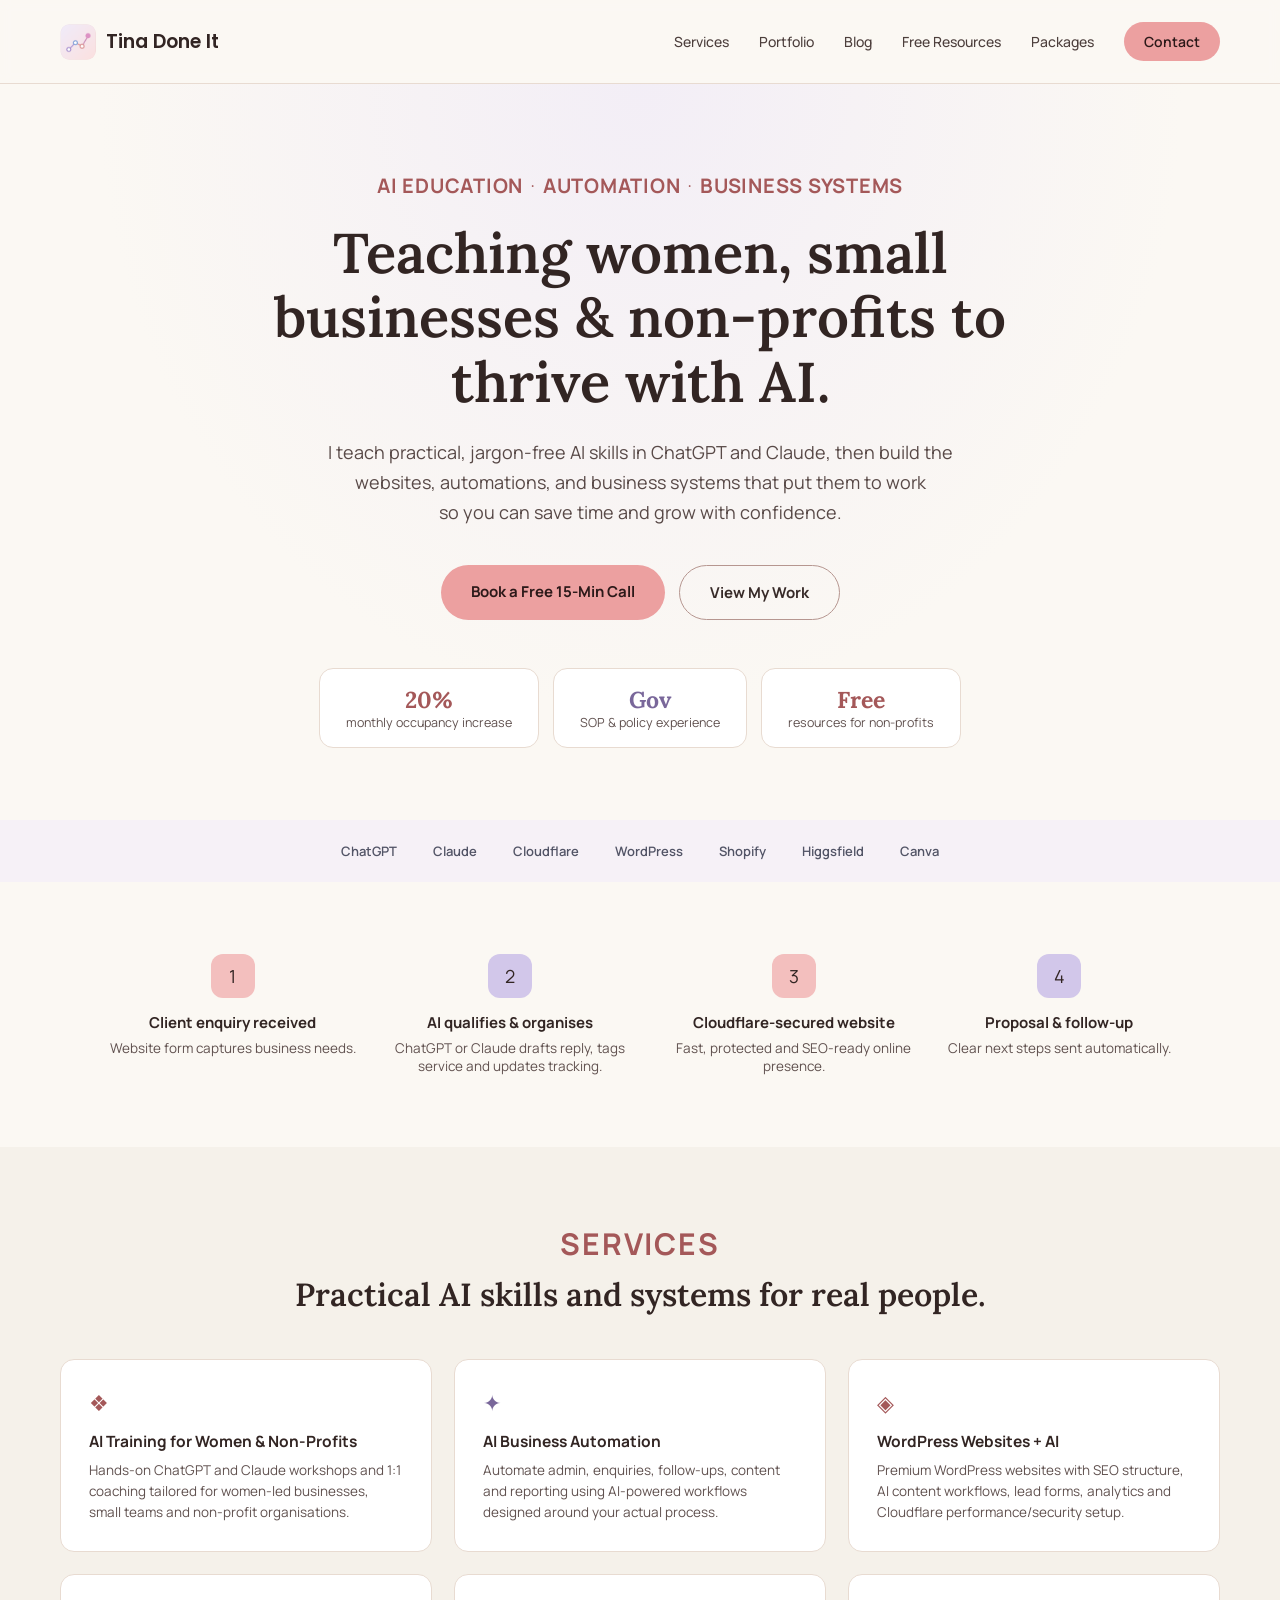
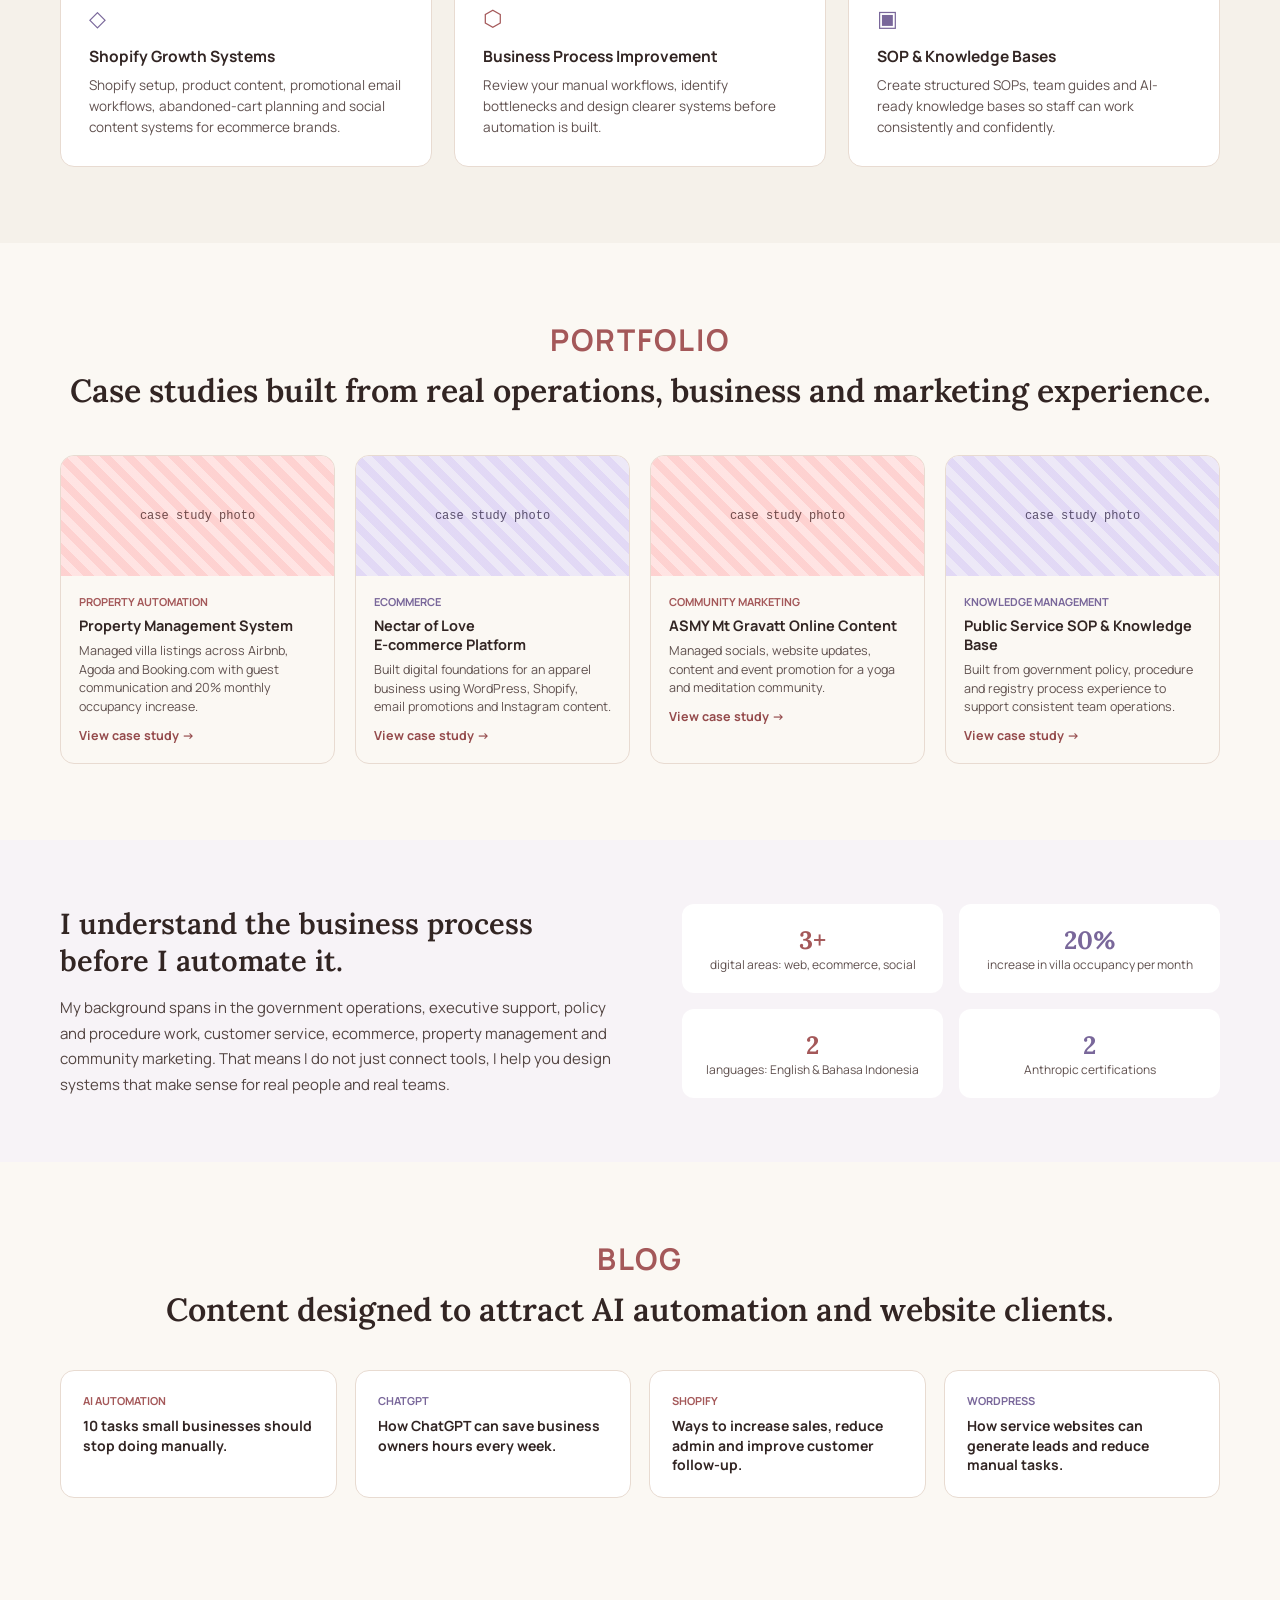
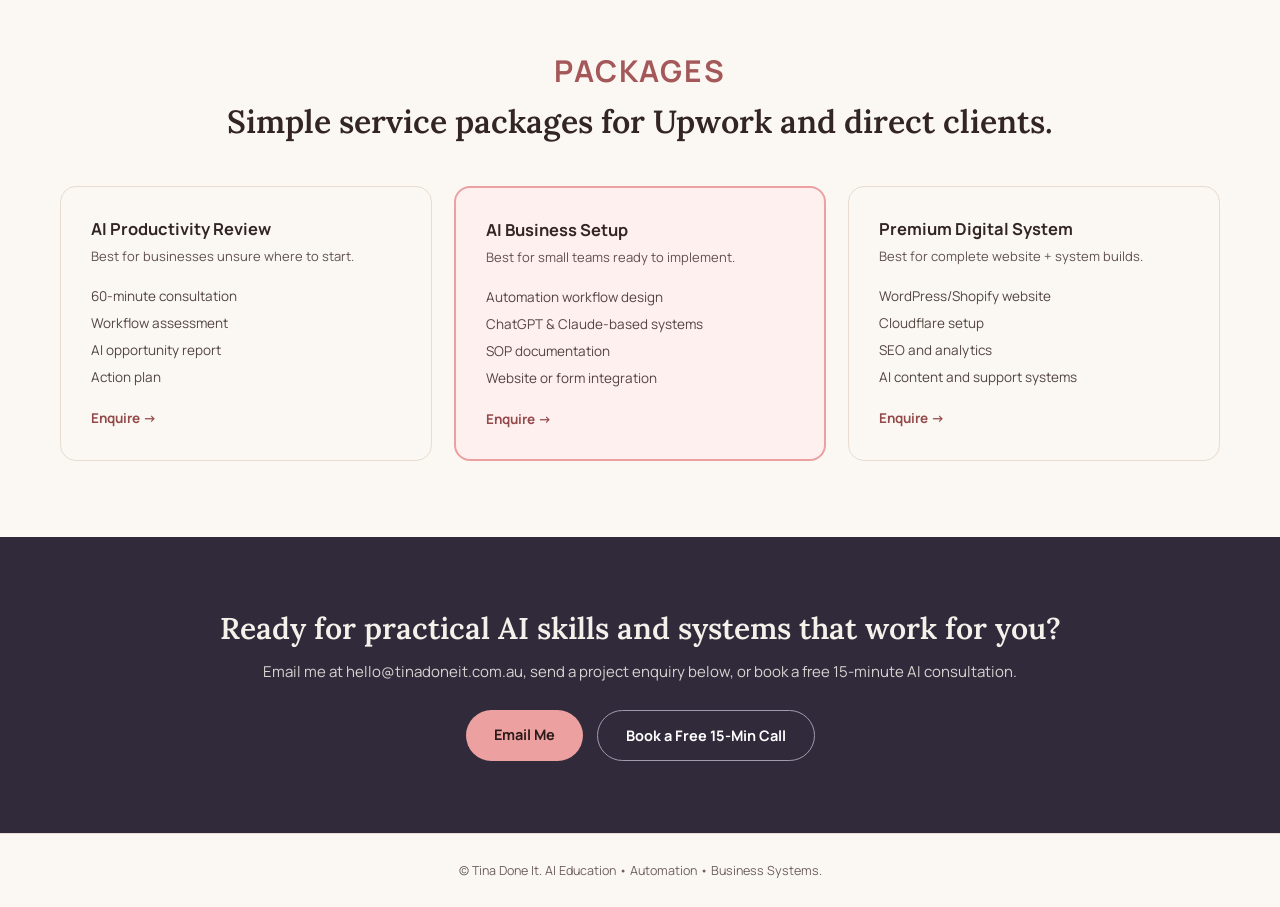
<file: index.html>
<!DOCTYPE html>
<html lang="en">
<head>
<meta charset="utf-8">
<meta name="viewport" content="width=device-width, initial-scale=1">
<title>Tina Done It — AI Education, Automation &amp; Business Systems</title>
<meta name="description" content="I teach practical, jargon-free AI skills in ChatGPT and Claude, then build the websites, automations, and business systems that put them to work.">
<link rel="icon" href="/favicon.ico" sizes="any">
<link rel="icon" type="image/png" sizes="32x32" href="/assets/favicon-32x32.png">
<link rel="icon" type="image/png" sizes="16x16" href="/assets/favicon-16x16.png">
<link rel="apple-touch-icon" sizes="180x180" href="/assets/apple-touch-icon.png">
<link rel="manifest" href="/assets/site.webmanifest">
<link rel="preconnect" href="https://fonts.googleapis.com">
<link rel="preconnect" href="https://fonts.gstatic.com" crossorigin>
<link href="https://fonts.googleapis.com/css2?family=Lora:ital,wght@0,500;0,600;0,700;1,500&family=Manrope:wght@400;500;600;700;800&family=Poppins:wght@600&display=swap" rel="stylesheet">
<style>
body{margin:0;background:#f0eee9}
a{color:oklch(50% 0.1 20);text-decoration:none}
a:hover{color:oklch(40% 0.11 20)}
</style>
</head>
<body>
<div style="background:oklch(98% 0.008 80);font-family:Manrope,system-ui,sans-serif;color:oklch(28% 0.02 30)">

<div style="display:flex;align-items:center;justify-content:space-between;padding:22px 60px;border-bottom:1px solid oklch(90% 0.02 60);position:sticky;top:0;background:oklch(98% 0.008 80 / .92);backdrop-filter:blur(6px);z-index:10">
<div style="display:flex;align-items:center;gap:10px">
<img src="assets/logo-icon.png" alt="Tina Done It" style="width:36px;height:36px;border-radius:9px;object-fit:cover;display:block">
<span style="font-family: Poppins; font-weight: 600; font-size: 19px">Tina Done It</span>
</div>
<div style="display:flex;align-items:center;gap:30px;font-size:14px;font-weight:500;color:oklch(38% 0.02 30)">
<a href="#services" style="color:inherit">Services</a><a href="#portfolio" style="color:inherit">Portfolio</a><a href="#blog" style="color:inherit">Blog</a><a href="free-resources.html" style="color:inherit">Free Resources</a><a href="#pricing" style="color:inherit">Packages</a>
<a href="#contact" style="padding:10px 20px;border-radius:999px;background:oklch(78% 0.09 20);color:oklch(24% 0.03 20);font-weight:600">Contact</a>
</div>
</div>

<div style="padding:88px 60px 72px;text-align:center;background:radial-gradient(ellipse at top, oklch(93% 0.03 300 / .5), transparent 60%)">
<div style="display:inline-flex;gap:8px;align-items:center;font-size:12.5px;font-weight:700;letter-spacing:.06em;text-transform:uppercase;color:oklch(55% 0.1 20);margin-bottom:22px">
<span style="font-size: 20px">AI Education</span><span>·</span><span style="font-size: 20px">Automation</span><span>·</span><span style="font-size: 20px">Business Systems</span>
</div>
<h1 style="font-family:Lora,serif;font-weight:600;font-size:56px;line-height:1.15;margin:0 auto 24px;max-width:820px">Teaching women, small businesses &amp; non-profits to thrive with AI.</h1>
<p style="font-size:18px;line-height:1.65;color:oklch(42% 0.02 30);max-width:640px;margin:0 auto 38px">I teach practical, jargon-free AI skills in ChatGPT and Claude, then build the websites, automations, and business systems that put them to work<br>so you can save time and grow with confidence.</p>
<div style="display:flex;gap:14px;justify-content:center;margin-bottom:48px">
<a href="#contact" style="padding:16px 30px;border-radius:999px;background:oklch(78% 0.09 20);color:oklch(24% 0.03 20);font-weight:700;font-size:15px">Book a Free 15-Min Call</a>
<a href="#portfolio" style="padding:16px 30px;border-radius:999px;border:1.5px solid oklch(70% 0.04 30);color:oklch(30% 0.02 30);font-weight:700;font-size:15px">View My Work</a>
</div>
<div style="display:flex;gap:14px;justify-content:center;flex-wrap:wrap">
<div style="background:#fff;border:1px solid oklch(90% 0.02 60);border-radius:14px;padding:16px 26px"><div style="font-family:Lora,serif;font-size:23px;font-weight:700;color:oklch(55% 0.1 20)">20%</div><div style="font-size:12.5px;color:oklch(45% 0.02 30)">monthly occupancy increase</div></div>
<div style="background:#fff;border:1px solid oklch(90% 0.02 60);border-radius:14px;padding:16px 26px"><div style="font-family:Lora,serif;font-size:23px;font-weight:700;color:oklch(55% 0.08 300)">Gov</div><div style="font-size:12.5px;color:oklch(45% 0.02 30)">SOP &amp; policy experience</div></div>
<div style="background:#fff;border:1px solid oklch(90% 0.02 60);border-radius:14px;padding:16px 26px"><div style="font-family:Lora,serif;font-size:23px;font-weight:700;color:oklch(55% 0.1 20)">Free</div><div style="font-size:12.5px;color:oklch(45% 0.02 30)">resources for non-profits</div></div>
</div>
</div>

<div style="padding:22px 60px;background:oklch(94% 0.03 300 / .4);display:flex;justify-content:center;gap:36px;flex-wrap:wrap;font-size:13px;font-weight:600;color:oklch(45% 0.03 280)">
<span>ChatGPT</span><span>Claude</span><span>Cloudflare</span><span>WordPress</span><span>Shopify</span><span>Higgsfield</span><span>Canva</span>
</div>

<div style="padding:72px 60px;display:flex;gap:24px;justify-content:center;flex-wrap:wrap">
<div style="text-align:center;max-width:260px"><div style="width:44px;height:44px;border-radius:12px;background:oklch(85% 0.06 20);display:flex;align-items:center;justify-content:center;font-size:18px;margin:0 auto 14px">1</div><div style="font-weight:700;font-size:15px;margin-bottom:6px">Client enquiry received</div><div style="font-size:13.5px;color:oklch(45% 0.02 30)">Website form captures business needs.</div></div>
<div style="text-align:center;max-width:260px"><div style="width:44px;height:44px;border-radius:12px;background:oklch(85% 0.05 300);display:flex;align-items:center;justify-content:center;font-size:18px;margin:0 auto 14px">2</div><div style="font-weight:700;font-size:15px;margin-bottom:6px">AI qualifies &amp; organises</div><div style="font-size:13.5px;color:oklch(45% 0.02 30)">ChatGPT or Claude drafts reply, tags service and updates tracking.</div></div>
<div style="text-align:center;max-width:260px"><div style="width:44px;height:44px;border-radius:12px;background:oklch(85% 0.06 20);display:flex;align-items:center;justify-content:center;font-size:18px;margin:0 auto 14px">3</div><div style="font-weight:700;font-size:15px;margin-bottom:6px">Cloudflare-secured website</div><div style="font-size:13.5px;color:oklch(45% 0.02 30)">Fast, protected and SEO-ready online presence.</div></div>
<div style="text-align:center;max-width:260px"><div style="width:44px;height:44px;border-radius:12px;background:oklch(85% 0.05 300);display:flex;align-items:center;justify-content:center;font-size:18px;margin:0 auto 14px">4</div><div style="font-weight:700;font-size:15px;margin-bottom:6px">Proposal &amp; follow-up</div><div style="font-size:13.5px;color:oklch(45% 0.02 30)">Clear next steps sent automatically.</div></div>
</div>

<div id="services" style="padding:76px 60px;background:oklch(96% 0.01 80);scroll-margin-top:80px">
<div style="text-align:center;margin-bottom:44px"><div style="font-size: 30px; font-weight: 700; letter-spacing: .06em; text-transform: uppercase; color: oklch(55% 0.1 20); margin-bottom: 10px">Services</div><h2 style="font-family:Lora,serif;font-weight:600;font-size:32px;margin:0">Practical AI skills and systems for real people.</h2></div>
<div style="display:grid;grid-template-columns:repeat(3,1fr);gap:22px;max-width:1200px;margin:0 auto">
<div style="background:#fff;border-radius:14px;padding:28px;border:1px solid oklch(90% 0.02 60)"><div style="font-size:22px;color:oklch(55% 0.1 20);margin-bottom:12px">❖</div><div style="font-weight:700;font-size:15.5px;margin-bottom:8px">AI Training for Women &amp; Non-Profits</div><div style="font-size:13.5px;color:oklch(45% 0.02 30);line-height:1.55">Hands-on ChatGPT and Claude workshops and 1:1 coaching tailored for women-led businesses, small teams and non-profit organisations.</div></div>
<div style="background:#fff;border-radius:14px;padding:28px;border:1px solid oklch(90% 0.02 60)"><div style="font-size:22px;color:oklch(55% 0.08 300);margin-bottom:12px">✦</div><div style="font-weight:700;font-size:15.5px;margin-bottom:8px">AI Business Automation</div><div style="font-size:13.5px;color:oklch(45% 0.02 30);line-height:1.55">Automate admin, enquiries, follow-ups, content and reporting using AI-powered workflows designed around your actual process.</div></div>
<div style="background:#fff;border-radius:14px;padding:28px;border:1px solid oklch(90% 0.02 60)"><div style="font-size:22px;color:oklch(55% 0.1 20);margin-bottom:12px">◈</div><div style="font-weight:700;font-size:15.5px;margin-bottom:8px">WordPress Websites + AI</div><div style="font-size:13.5px;color:oklch(45% 0.02 30);line-height:1.55">Premium WordPress websites with SEO structure, AI content workflows, lead forms, analytics and Cloudflare performance/security setup.</div></div>
<div style="background:#fff;border-radius:14px;padding:28px;border:1px solid oklch(90% 0.02 60)"><div style="font-size:22px;color:oklch(55% 0.08 300);margin-bottom:12px">◇</div><div style="font-weight:700;font-size:15.5px;margin-bottom:8px">Shopify Growth Systems</div><div style="font-size:13.5px;color:oklch(45% 0.02 30);line-height:1.55">Shopify setup, product content, promotional email workflows, abandoned-cart planning and social content systems for ecommerce brands.</div></div>
<div style="background:#fff;border-radius:14px;padding:28px;border:1px solid oklch(90% 0.02 60)"><div style="font-size:22px;color:oklch(55% 0.1 20);margin-bottom:12px">⬡</div><div style="font-weight:700;font-size:15.5px;margin-bottom:8px">Business Process Improvement</div><div style="font-size:13.5px;color:oklch(45% 0.02 30);line-height:1.55">Review your manual workflows, identify bottlenecks and design clearer systems before automation is built.</div></div>
<div style="background:#fff;border-radius:14px;padding:28px;border:1px solid oklch(90% 0.02 60)"><div style="font-size:22px;color:oklch(55% 0.08 300);margin-bottom:12px">▣</div><div style="font-weight:700;font-size:15.5px;margin-bottom:8px">SOP &amp; Knowledge Bases</div><div style="font-size:13.5px;color:oklch(45% 0.02 30);line-height:1.55">Create structured SOPs, team guides and AI-ready knowledge bases so staff can work consistently and confidently.</div></div>
</div>
</div>

<div id="portfolio" style="padding:76px 60px;scroll-margin-top:80px">
<div style="text-align:center;margin-bottom:44px"><div style="font-size: 30px; font-weight: 700; letter-spacing: .06em; text-transform: uppercase; color: oklch(55% 0.1 20); margin-bottom: 10px">Portfolio</div><h2 style="font-family:Lora,serif;font-weight:600;font-size:32px;margin:0">Case studies built from real operations, business and marketing experience.</h2></div>
<div style="display:grid;grid-template-columns:repeat(4,1fr);gap:20px;max-width:1200px;margin:0 auto">
<div style="border-radius:14px;overflow:hidden;border:1px solid oklch(90% 0.02 60)"><div style="height:120px;background:repeating-linear-gradient(45deg, oklch(90% 0.05 20), oklch(90% 0.05 20) 8px, oklch(94% 0.03 20) 8px, oklch(94% 0.03 20) 16px);display:flex;align-items:center;justify-content:center;font:12px ui-monospace,monospace;color:oklch(45% 0.05 20)">case study photo</div><div style="padding:18px"><div style="font-size:11px;font-weight:700;color:oklch(55% 0.1 20);text-transform:uppercase;margin-bottom:7px">Property Automation</div><div style="font-weight:700;font-size:14.5px;margin-bottom:7px">Property Management System</div><div style="font-size:12.5px;color:oklch(45% 0.02 30);line-height:1.5">Managed villa listings across Airbnb, Agoda and Booking.com with guest communication and 20% monthly occupancy increase.</div><a href="#" style="display:inline-block;margin-top:10px;font-size:12.5px;font-weight:700">View case study →</a></div></div>
<div style="border-radius:14px;overflow:hidden;border:1px solid oklch(90% 0.02 60)"><div style="height:120px;background:repeating-linear-gradient(45deg, oklch(90% 0.04 300), oklch(90% 0.04 300) 8px, oklch(94% 0.02 300) 8px, oklch(94% 0.02 300) 16px);display:flex;align-items:center;justify-content:center;font:12px ui-monospace,monospace;color:oklch(45% 0.05 300)">case study photo</div><div style="padding:18px"><div style="font-size:11px;font-weight:700;color:oklch(55% 0.08 300);text-transform:uppercase;margin-bottom:7px">Ecommerce</div><div style="font-weight:700;font-size:14.5px;margin-bottom:7px">Nectar of Love<br>E-commerce Platform</div><div style="font-size:12.5px;color:oklch(45% 0.02 30);line-height:1.5">Built digital foundations for an apparel business using WordPress, Shopify, email promotions and Instagram content.</div><a href="#" style="display:inline-block;margin-top:10px;font-size:12.5px;font-weight:700">View case study →</a></div></div>
<div style="border-radius:14px;overflow:hidden;border:1px solid oklch(90% 0.02 60)"><div style="height:120px;background:repeating-linear-gradient(45deg, oklch(90% 0.05 20), oklch(90% 0.05 20) 8px, oklch(94% 0.03 20) 8px, oklch(94% 0.03 20) 16px);display:flex;align-items:center;justify-content:center;font:12px ui-monospace,monospace;color:oklch(45% 0.05 20)">case study photo</div><div style="padding:18px"><div style="font-size:11px;font-weight:700;color:oklch(55% 0.1 20);text-transform:uppercase;margin-bottom:7px">Community Marketing</div><div style="font-weight:700;font-size:14.5px;margin-bottom:7px">ASMY Mt Gravatt Online Content</div><div style="font-size:12.5px;color:oklch(45% 0.02 30);line-height:1.5">Managed socials, website updates, content and event promotion for a yoga and meditation community.</div><a href="#" style="display:inline-block;margin-top:10px;font-size:12.5px;font-weight:700">View case study →</a></div></div>
<div style="border-radius:14px;overflow:hidden;border:1px solid oklch(90% 0.02 60)"><div style="height:120px;background:repeating-linear-gradient(45deg, oklch(90% 0.04 300), oklch(90% 0.04 300) 8px, oklch(94% 0.02 300) 8px, oklch(94% 0.02 300) 16px);display:flex;align-items:center;justify-content:center;font:12px ui-monospace,monospace;color:oklch(45% 0.05 300)">case study photo</div><div style="padding:18px"><div style="font-size:11px;font-weight:700;color:oklch(55% 0.08 300);text-transform:uppercase;margin-bottom:7px">Knowledge Management</div><div style="font-weight:700;font-size:14.5px;margin-bottom:7px">Public Service SOP &amp; Knowledge Base</div><div style="font-size:12.5px;color:oklch(45% 0.02 30);line-height:1.5">Built from government policy, procedure and registry process experience to support consistent team operations.</div><a href="#" style="display:inline-block;margin-top:10px;font-size:12.5px;font-weight:700">View case study →</a></div></div>
</div>
</div>

<div style="padding:64px 60px;background:oklch(94% 0.03 300 / .35);display:flex;gap:56px;align-items:center;max-width:1200px;margin:0 auto">
<div style="flex:1"><h2 style="font-family:Lora,serif;font-weight:600;font-size:29px;margin:0 0 16px">I understand the business process before I automate it.</h2><p style="font-size:15px;line-height:1.7;color:oklch(40% 0.02 30);margin:0">My background spans in the government operations, executive support, policy and procedure work, customer service, ecommerce, property management and community marketing. That means I do not just connect tools, I help you design systems that make sense for real people and real teams.</p></div>
<div style="display:grid;grid-template-columns:1fr 1fr;gap:16px;flex:none">
<div style="background:#fff;border-radius:12px;padding:20px 24px;text-align:center"><div style="font-family:Lora,serif;font-size:25px;font-weight:700;color:oklch(55% 0.1 20)">3+</div><div style="font-size:12px;color:oklch(45% 0.02 30)">digital areas: web, ecommerce, social</div></div>
<div style="background:#fff;border-radius:12px;padding:20px 24px;text-align:center"><div style="font-family:Lora,serif;font-size:25px;font-weight:700;color:oklch(55% 0.08 300)">20%</div><div style="font-size:12px;color:oklch(45% 0.02 30)">increase in villa occupancy per month</div></div>
<div style="background:#fff;border-radius:12px;padding:20px 24px;text-align:center"><div style="font-family:Lora,serif;font-size:25px;font-weight:700;color:oklch(55% 0.1 20)">2</div><div style="font-size:12px;color:oklch(45% 0.02 30)">languages: English &amp; Bahasa Indonesia</div></div>
<div style="background:#fff;border-radius:12px;padding:20px 24px;text-align:center"><div style="font-family:Lora,serif;font-size:25px;font-weight:700;color:oklch(55% 0.08 300)">2</div><div style="font-size:12px;color:oklch(45% 0.02 30)">Anthropic certifications</div></div>
</div>
</div>

<div id="blog" style="padding:76px 60px;scroll-margin-top:80px">
<div style="text-align:center;margin-bottom:40px"><div style="font-size: 30px; font-weight: 700; letter-spacing: .06em; text-transform: uppercase; color: oklch(55% 0.1 20); margin-bottom: 10px">Blog</div><h2 style="font-family:Lora,serif;font-weight:600;font-size:32px;margin:0">Content designed to attract AI automation and website clients.</h2></div>
<div style="display:grid;grid-template-columns:repeat(4,1fr);gap:18px;max-width:1200px;margin:0 auto">
<a href="#" style="color:inherit;background:#fff;border:1px solid oklch(90% 0.02 60);border-radius:14px;padding:22px"><div style="font-size:11px;font-weight:700;color:oklch(55% 0.1 20);text-transform:uppercase;margin-bottom:8px">AI Automation</div><div style="font-weight:700;font-size:14px;line-height:1.4">10 tasks small businesses should stop doing manually.</div></a>
<a href="#" style="color:inherit;background:#fff;border:1px solid oklch(90% 0.02 60);border-radius:14px;padding:22px"><div style="font-size:11px;font-weight:700;color:oklch(55% 0.08 300);text-transform:uppercase;margin-bottom:8px">ChatGPT</div><div style="font-weight:700;font-size:14px;line-height:1.4">How ChatGPT can save business owners hours every week.</div></a>
<a href="#" style="color:inherit;background:#fff;border:1px solid oklch(90% 0.02 60);border-radius:14px;padding:22px"><div style="font-size:11px;font-weight:700;color:oklch(55% 0.1 20);text-transform:uppercase;margin-bottom:8px">Shopify</div><div style="font-weight:700;font-size:14px;line-height:1.4">Ways to increase sales, reduce admin and improve customer follow-up.</div></a>
<a href="#" style="color:inherit;background:#fff;border:1px solid oklch(90% 0.02 60);border-radius:14px;padding:22px"><div style="font-size:11px;font-weight:700;color:oklch(55% 0.08 300);text-transform:uppercase;margin-bottom:8px">WordPress</div><div style="font-weight:700;font-size:14px;line-height:1.4">How service websites can generate leads and reduce manual tasks.</div></a>
</div>
</div>

<div id="pricing" style="padding:76px 60px;scroll-margin-top:80px">
<div style="text-align:center;margin-bottom:44px"><div style="font-size: 30px; font-weight: 700; letter-spacing: .06em; text-transform: uppercase; color: oklch(55% 0.1 20); margin-bottom: 10px">Packages</div><h2 style="font-family:Lora,serif;font-weight:600;font-size:32px;margin:0">Simple service packages for Upwork and direct clients.</h2></div>
<div style="display:grid;grid-template-columns:repeat(3,1fr);gap:22px;max-width:1200px;margin:0 auto">
<div style="border:1px solid oklch(90% 0.02 60);border-radius:16px;padding:30px"><div style="font-weight:700;font-size:16.5px;margin-bottom:7px">AI Productivity Review</div><div style="font-size:13px;color:oklch(45% 0.02 30);margin-bottom:18px">Best for businesses unsure where to start.</div><div style="font-size:13.5px;color:oklch(40% 0.02 30);line-height:2">60-minute consultation<br>Workflow assessment<br>AI opportunity report<br>Action plan</div><a href="#contact" style="display:inline-block;margin-top:18px;font-weight:700;font-size:13.5px">Enquire →</a></div>
<div style="border:2px solid oklch(78% 0.09 20);border-radius:16px;padding:30px;background:oklch(97% 0.02 20)"><div style="font-weight:700;font-size:16.5px;margin-bottom:7px">AI Business Setup</div><div style="font-size:13px;color:oklch(45% 0.02 30);margin-bottom:18px">Best for small teams ready to implement.</div><div style="font-size:13.5px;color:oklch(40% 0.02 30);line-height:2">Automation workflow design<br>ChatGPT &amp; Claude-based systems<br>SOP documentation<br>Website or form integration</div><a href="#contact" style="display:inline-block;margin-top:18px;font-weight:700;font-size:13.5px">Enquire →</a></div>
<div style="border:1px solid oklch(90% 0.02 60);border-radius:16px;padding:30px"><div style="font-weight:700;font-size:16.5px;margin-bottom:7px">Premium Digital System</div><div style="font-size:13px;color:oklch(45% 0.02 30);margin-bottom:18px">Best for complete website + system builds.</div><div style="font-size:13.5px;color:oklch(40% 0.02 30);line-height:2">WordPress/Shopify website<br>Cloudflare setup<br>SEO and analytics<br>AI content and support systems</div><a href="#contact" style="display:inline-block;margin-top:18px;font-weight:700;font-size:13.5px">Enquire →</a></div>
</div>
</div>

<div id="contact" style="padding:72px 60px;background:oklch(30% 0.03 300);color:oklch(96% 0.01 80);text-align:center;scroll-margin-top:80px">
<h2 style="font-family:Lora,serif;font-weight:600;font-size:30px;margin:0 0 14px">Ready for practical AI skills and systems that work for you?</h2>
<p style="font-size:15px;opacity:.85;margin:0 0 28px">Email me at hello@tinadoneit.com.au, send a project enquiry below, or book a free 15-minute AI consultation.</p>
<div style="display:flex;gap:14px;justify-content:center">
<a href="mailto:hello@tinadoneit.com.au" style="padding:15px 28px;border-radius:999px;background:oklch(78% 0.09 20);color:oklch(24% 0.03 20);font-weight:700;font-size:14.5px">Email Me</a>
<a href="https://calendly.com/tinadoneit/30min" style="padding:15px 28px;border-radius:999px;border:1.5px solid oklch(70% 0.03 300);color:#fff;font-weight:700;font-size:14.5px">Book a Free 15-Min Call</a>
</div>
</div>

<div style="padding:28px 60px;text-align:center;font-size:12.5px;color:oklch(50% 0.02 30);border-top:1px solid oklch(90% 0.02 60)">© Tina Done It. AI Education • Automation • Business Systems.</div>
</div>
</body>
</html>
</file>
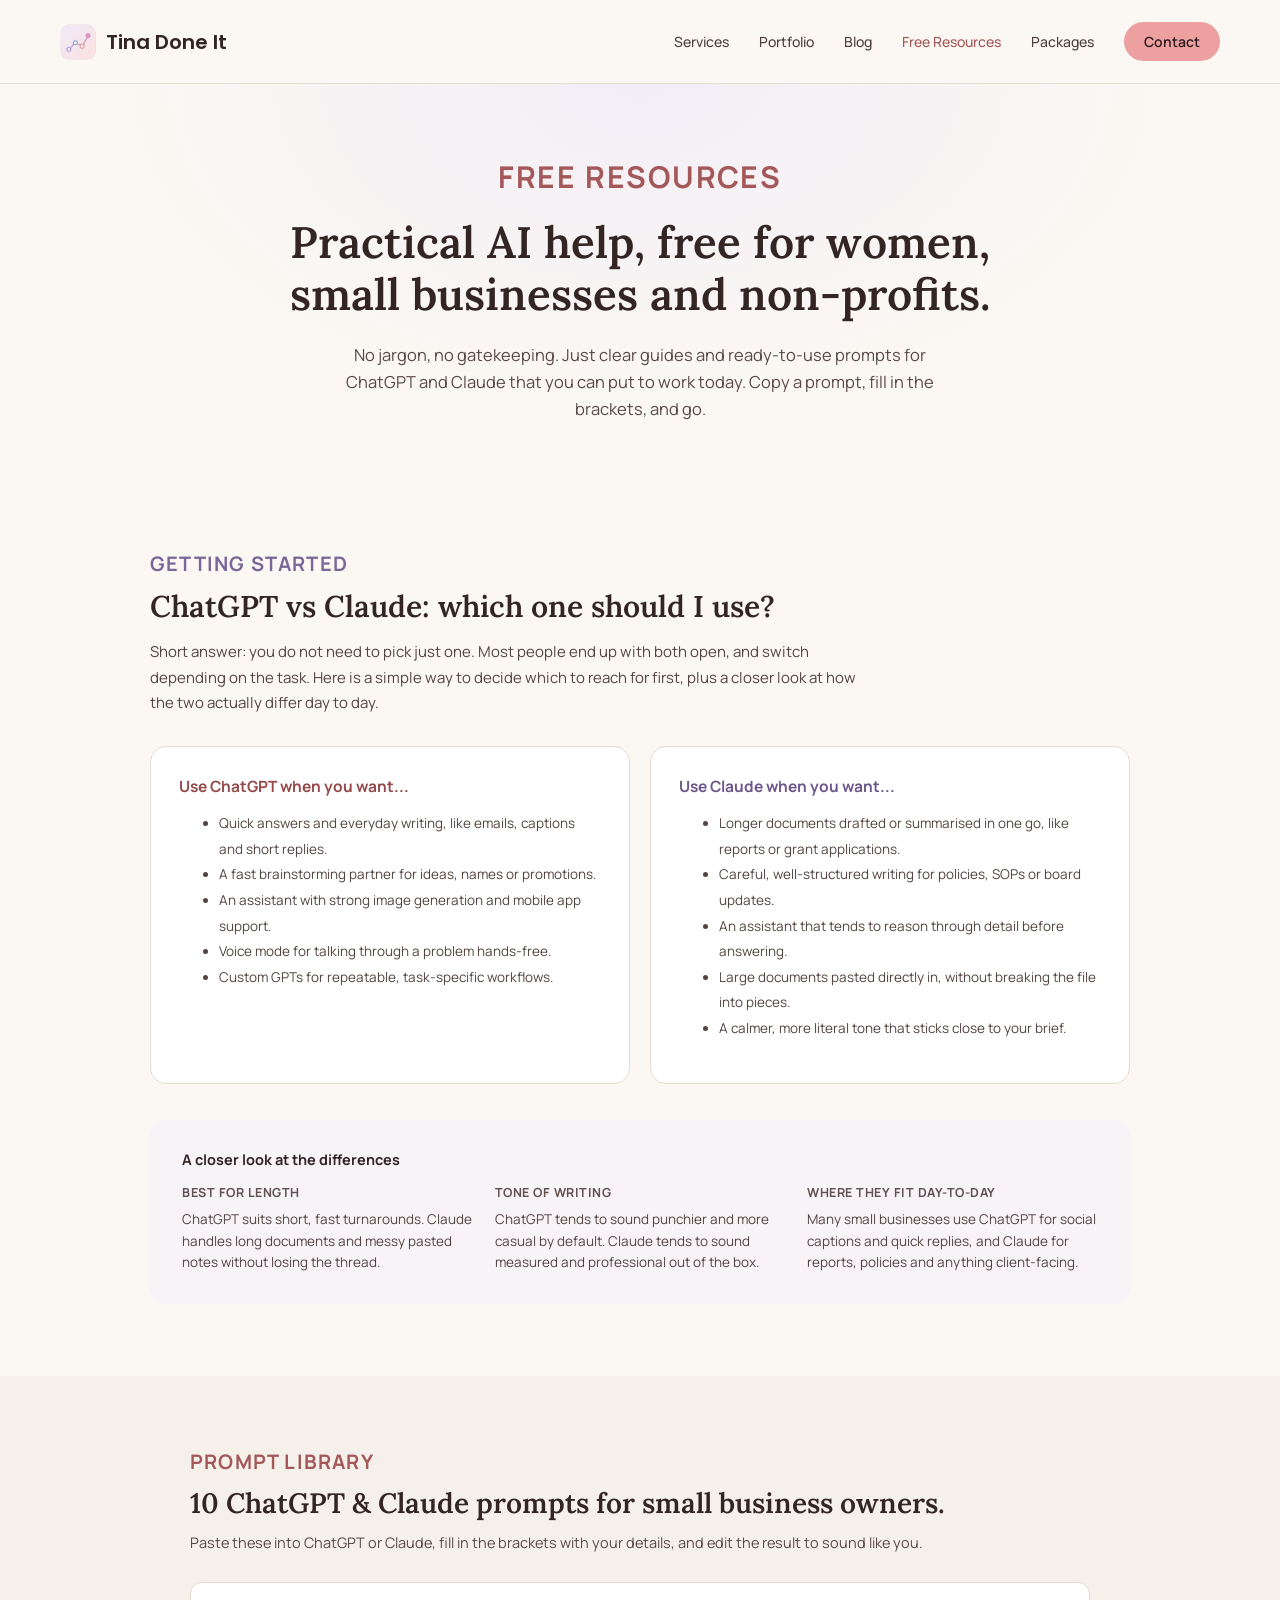
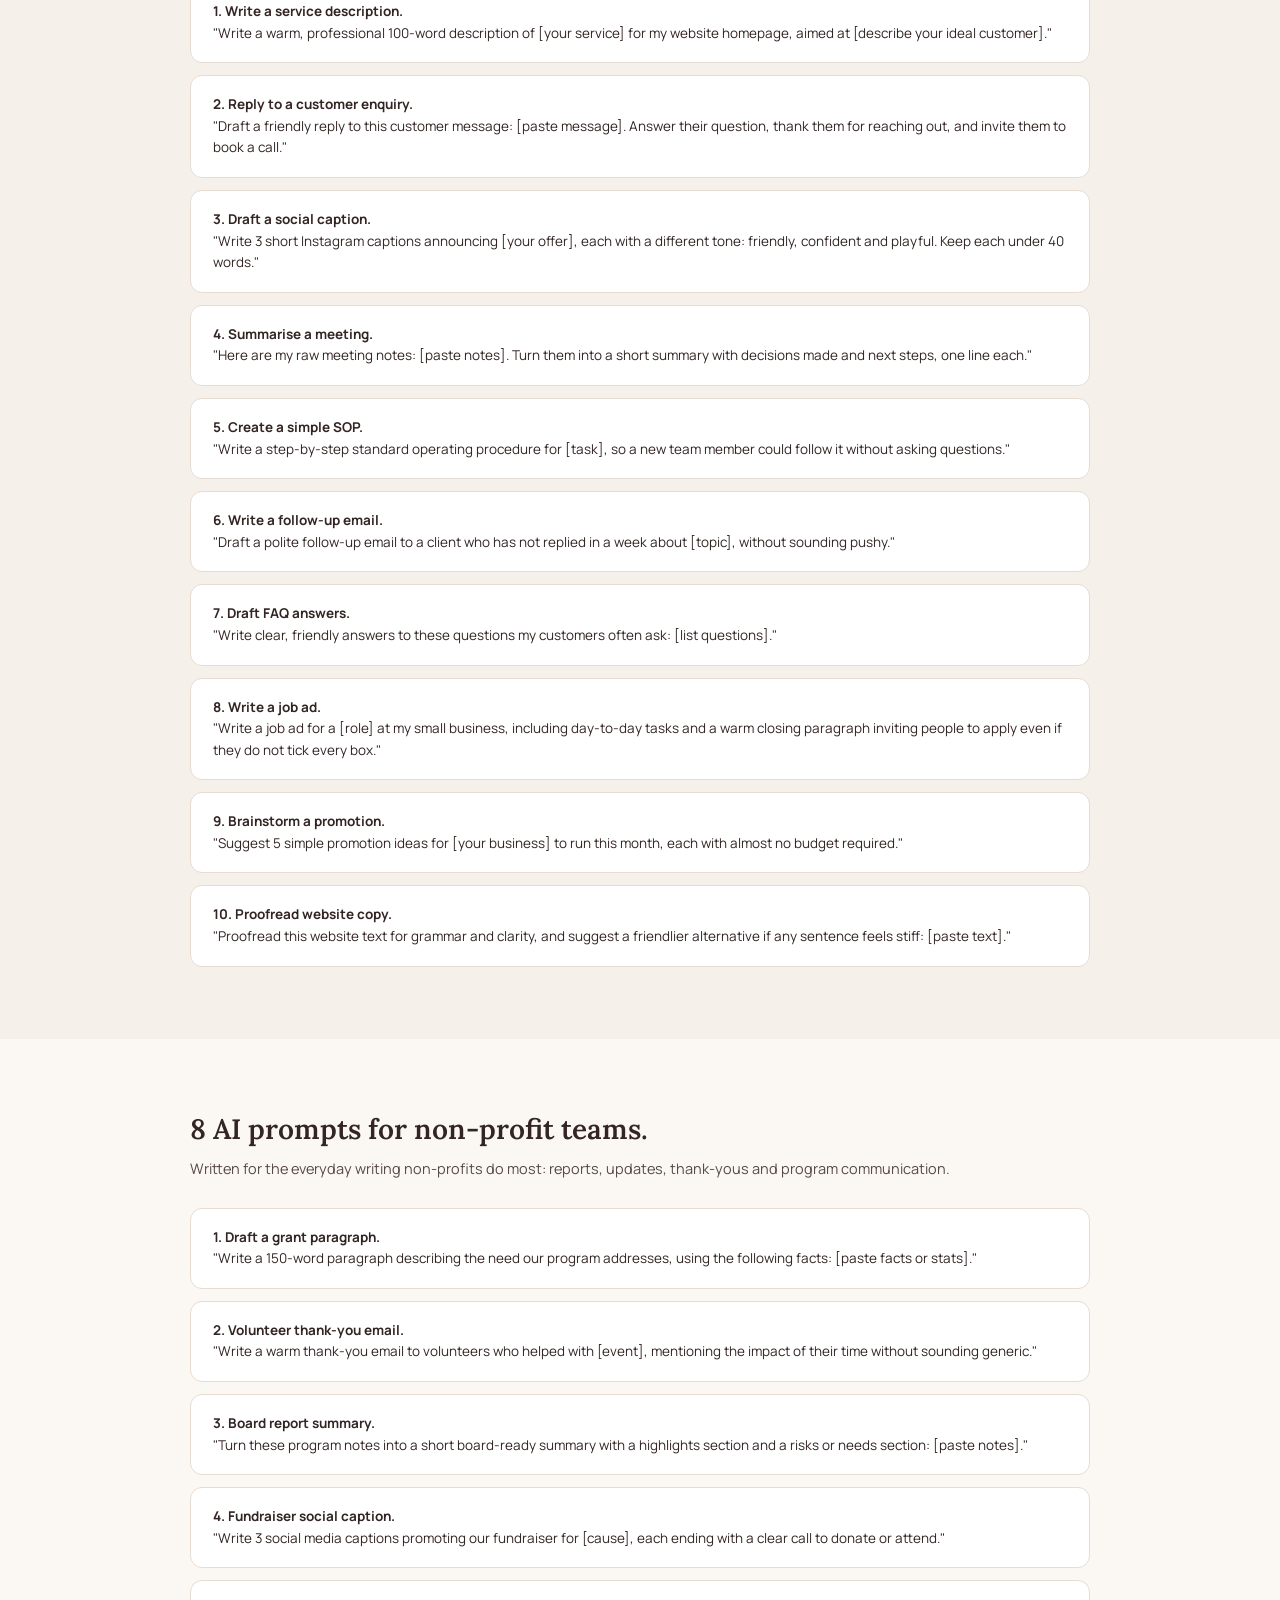
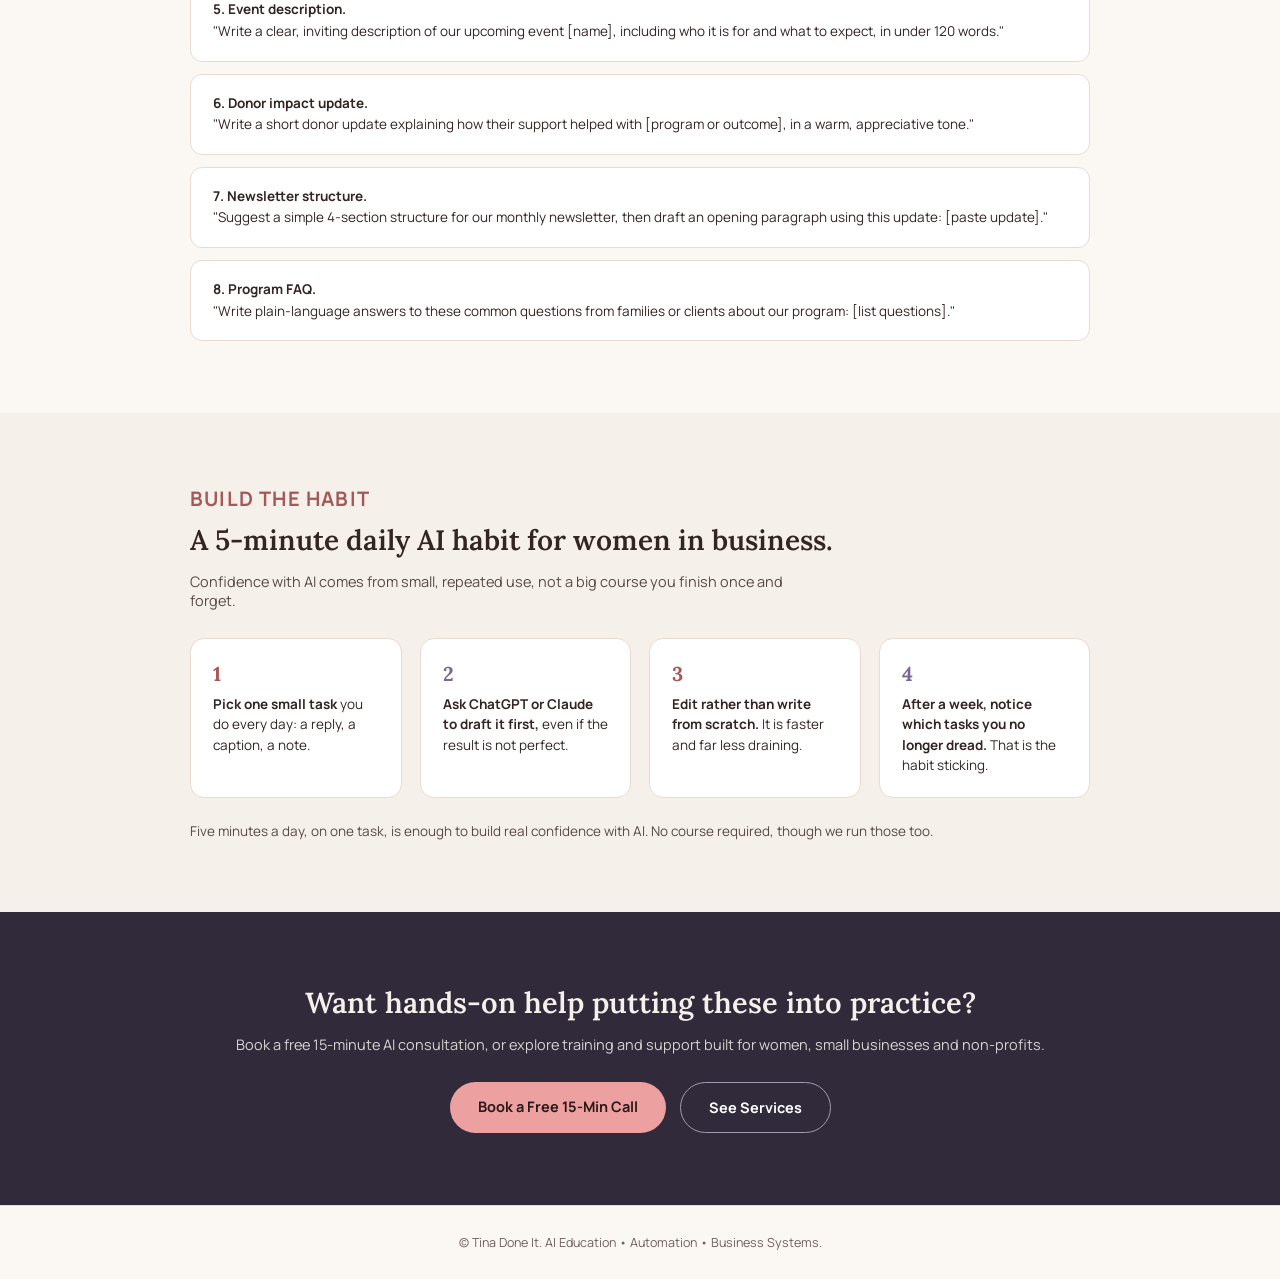
<file: free-resources.html>
<!DOCTYPE html>
<html lang="en">
<head>
<meta charset="utf-8">
<meta name="viewport" content="width=device-width, initial-scale=1">
<title>Free AI Resources — Tina Done It</title>
<meta name="description" content="Free, jargon-free AI guides and ready-to-use ChatGPT and Claude prompts for women, small businesses and non-profits.">
<link rel="icon" href="/favicon.ico" sizes="any">
<link rel="icon" type="image/png" sizes="32x32" href="/assets/favicon-32x32.png">
<link rel="icon" type="image/png" sizes="16x16" href="/assets/favicon-16x16.png">
<link rel="apple-touch-icon" sizes="180x180" href="/assets/apple-touch-icon.png">
<link rel="manifest" href="/assets/site.webmanifest">
<link rel="preconnect" href="https://fonts.googleapis.com">
<link rel="preconnect" href="https://fonts.gstatic.com" crossorigin>
<link href="https://fonts.googleapis.com/css2?family=Lora:ital,wght@0,500;0,600;0,700;1,500&family=Manrope:wght@400;500;600;700;800&family=Poppins:wght@600&display=swap" rel="stylesheet">
<style>
body{margin:0;background:#f0eee9}
a{color:oklch(50% 0.1 20);text-decoration:none}
a:hover{color:oklch(40% 0.11 20)}
</style>
</head>
<body>
<div style="background:oklch(98% 0.008 80);font-family:Manrope,system-ui,sans-serif;color:oklch(28% 0.02 30)">

<div style="display:flex;align-items:center;justify-content:space-between;padding:22px 60px;border-bottom:1px solid oklch(90% 0.02 60);position:sticky;top:0;background:oklch(98% 0.008 80 / .92);backdrop-filter:blur(6px);z-index:10">
<a href="index.html" style="display:flex;align-items:center;gap:10px;color:inherit">
<img src="assets/logo-icon.png" alt="Tina Done It" style="width:36px;height:36px;border-radius:9px;object-fit:cover;display:block">
<span style="font-family: Poppins; font-weight: 600; font-size: 20px">Tina Done It</span>
</a>
<div style="display:flex;align-items:center;gap:30px;font-size:14px;font-weight:500;color:oklch(38% 0.02 30)">
<a href="index.html#services" style="color:inherit">Services</a><a href="index.html#portfolio" style="color:inherit">Portfolio</a><a href="index.html#blog" style="color:inherit">Blog</a><a href="#" style="color:oklch(55% 0.1 20)">Free Resources</a><a href="index.html#pricing" style="color:inherit">Packages</a>
<a href="index.html#contact" style="padding:10px 20px;border-radius:999px;background:oklch(78% 0.09 20);color:oklch(24% 0.03 20);font-weight:600">Contact</a>
</div>
</div>

<div style="padding:72px 60px 56px;text-align:center;background:radial-gradient(ellipse at top, oklch(93% 0.03 300 / .5), transparent 60%)">
<div style="font-size: 30px; font-weight: 700; letter-spacing: .06em; text-transform: uppercase; color: oklch(55% 0.1 20); margin-bottom: 20px">Free Resources</div>
<h1 style="font-family:Lora,serif;font-weight:600;font-size:44px;line-height:1.18;margin:0 auto 20px;max-width:760px">Practical AI help, free for women, small businesses and non-profits.</h1>
<p style="font-size:16.5px;line-height:1.65;color:oklch(42% 0.02 30);max-width:600px;margin:0 auto">No jargon, no gatekeeping. Just clear guides and ready-to-use prompts for ChatGPT and Claude that you can put to work today. Copy a prompt, fill in the brackets, and go.</p>
</div>

<div style="padding:72px 60px;max-width:980px;margin:0 auto">
<div style="font-size: 20px; font-weight: 700; letter-spacing: .06em; text-transform: uppercase; color: oklch(55% 0.08 300); margin-bottom: 10px">Getting Started</div>
<h2 style="font-family:Lora,serif;font-weight:600;font-size:30px;margin:0 0 14px">ChatGPT vs Claude: which one should I use?</h2>
<p style="font-size: 15px; line-height: 1.7; color: oklch(40% 0.02 30); margin: 0 0 30px; max-width: 720px">Short answer: you do not need to pick just one. Most people end up with both open, and switch depending on the task. Here is a simple way to decide which to reach for first, plus a closer look at how the two actually differ day to day.</p>

<div style="display:grid;grid-template-columns:1fr 1fr;gap:20px;margin-bottom:36px">

<div style="background:#fff;border-radius:16px;padding:28px;border:1px solid oklch(90% 0.02 60)">
<div style="font-weight:700;font-size:15.5px;margin-bottom:14px;color:oklch(50% 0.1 20)">Use ChatGPT when you want...</div>
<div style="font-size:13.5px;color:oklch(40% 0.02 30);line-height:1.9"><ul><li>Quick answers and everyday writing, like emails, captions and short replies.</li><li>A fast brainstorming partner for ideas, names or promotions.</li><li>An assistant with strong image generation and mobile app support.</li><li>Voice mode for talking through a problem hands-free.</li><li>Custom GPTs for repeatable, task-specific workflows.
</li></ul></div>
</div><div style="background:#fff;border-radius:16px;padding:28px;border:1px solid oklch(90% 0.02 60)">
<div style="font-weight:700;font-size:15.5px;margin-bottom:14px;color:oklch(50% 0.08 300)">Use Claude when you want...</div>
<div style="font-size:13.5px;color:oklch(40% 0.02 30);line-height:1.9"><ul><li>
Longer documents drafted or summarised in one go, like reports or grant applications.</li><li>Careful, well-structured writing for policies, SOPs or board updates.</li><li>An assistant that tends to reason through detail before answering.</li><li>Large documents pasted directly in, without breaking the file into pieces.</li><li>A calmer, more literal tone that sticks close to your brief.<br></li></ul></div>
</div>
</div>

<div style="background:oklch(94% 0.03 300 / .35);border-radius:16px;padding:30px 32px">
<div style="font-weight:700;font-size:14.5px;margin-bottom:14px">A closer look at the differences</div>
<div style="display:grid;grid-template-columns:repeat(3,1fr);gap:22px;font-size:13.5px;color:oklch(40% 0.02 30);line-height:1.6">
<div><div style="font-weight:700;font-size:12.5px;color:oklch(45% 0.02 30);text-transform:uppercase;letter-spacing:.04em;margin-bottom:6px">Best for length</div>ChatGPT suits short, fast turnarounds. Claude handles long documents and messy pasted notes without losing the thread.</div>
<div><div style="font-weight:700;font-size:12.5px;color:oklch(45% 0.02 30);text-transform:uppercase;letter-spacing:.04em;margin-bottom:6px">Tone of writing</div>ChatGPT tends to sound punchier and more casual by default. Claude tends to sound measured and professional out of the box.</div>
<div><div style="font-weight:700;font-size:12.5px;color:oklch(45% 0.02 30);text-transform:uppercase;letter-spacing:.04em;margin-bottom:6px">Where they fit day-to-day</div>Many small businesses use ChatGPT for social captions and quick replies, and Claude for reports, policies and anything client-facing.</div>
</div>
</div>
</div>

<div style="padding:72px 60px;background:oklch(96% 0.01 80)">
<div style="max-width:900px;margin:0 auto">
<div style="font-size: 20px; font-weight: 700; letter-spacing: .06em; text-transform: uppercase; color: oklch(55% 0.1 20); margin-bottom: 10px">Prompt Library</div>
<h2 style="font-family:Lora,serif;font-weight:600;font-size:28px;margin:0 0 12px">10 ChatGPT &amp; Claude prompts for small business owners.</h2>
<p style="font-size:14.5px;color:oklch(42% 0.02 30);margin:0 0 30px">Paste these into ChatGPT or Claude, fill in the brackets with your details, and edit the result to sound like you.</p>
<div style="display:flex;flex-direction:column;gap:12px">
<div style="background:#fff;border-radius:12px;padding:18px 22px;border:1px solid oklch(90% 0.02 60);font-size:13.5px;line-height:1.6"><strong>1. Write a service description.<br></strong>"Write a warm, professional 100-word description of [your service] for my website homepage, aimed at [describe your ideal customer]."</div>
<div style="background:#fff;border-radius:12px;padding:18px 22px;border:1px solid oklch(90% 0.02 60);font-size:13.5px;line-height:1.6"><strong>2. Reply to a customer enquiry.<br></strong>"Draft a friendly reply to this customer message: [paste message]. Answer their question, thank them for reaching out, and invite them to book a call."</div>

<div style="background:#fff;border-radius:12px;padding:18px 22px;border:1px solid oklch(90% 0.02 60);font-size:13.5px;line-height:1.6"><strong>3. Draft a social caption.</strong> <br>"Write 3 short Instagram captions announcing [your offer], each with a different tone: friendly, confident and playful. Keep each under 40 words."</div><div style="background:#fff;border-radius:12px;padding:18px 22px;border:1px solid oklch(90% 0.02 60);font-size:13.5px;line-height:1.6"><strong>4. Summarise a meeting.<br></strong>"Here are my raw meeting notes: [paste notes]. Turn them into a short summary with decisions made and next steps, one line each."</div>
<div style="background:#fff;border-radius:12px;padding:18px 22px;border:1px solid oklch(90% 0.02 60);font-size:13.5px;line-height:1.6"><strong>5. Create a simple SOP.</strong> <br>"Write a step-by-step standard operating procedure for [task], so a new team member could follow it without asking questions."</div>
<div style="background:#fff;border-radius:12px;padding:18px 22px;border:1px solid oklch(90% 0.02 60);font-size:13.5px;line-height:1.6"><strong>6. Write a follow-up email.<br></strong>"Draft a polite follow-up email to a client who has not replied in a week about [topic], without sounding pushy."</div>
<div style="background:#fff;border-radius:12px;padding:18px 22px;border:1px solid oklch(90% 0.02 60);font-size:13.5px;line-height:1.6"><strong>7. Draft FAQ answers.<br></strong>"Write clear, friendly answers to these questions my customers often ask: [list questions]."</div>
<div style="background:#fff;border-radius:12px;padding:18px 22px;border:1px solid oklch(90% 0.02 60);font-size:13.5px;line-height:1.6"><strong>8. Write a job ad.<br></strong>"Write a job ad for a [role] at my small business, including day-to-day tasks and a warm closing paragraph inviting people to apply even if they do not tick every box."</div>
<div style="background:#fff;border-radius:12px;padding:18px 22px;border:1px solid oklch(90% 0.02 60);font-size:13.5px;line-height:1.6"><strong>9. Brainstorm a promotion.<br></strong>"Suggest 5 simple promotion ideas for [your business] to run this month, each with almost no budget required."</div>
<div style="background:#fff;border-radius:12px;padding:18px 22px;border:1px solid oklch(90% 0.02 60);font-size:13.5px;line-height:1.6"><strong>10. Proofread website copy.<br></strong>"Proofread this website text for grammar and clarity, and suggest a friendlier alternative if any sentence feels stiff: [paste text]."</div>
</div>
</div>
</div>

<div style="padding:72px 60px">
<div style="max-width:900px;margin:0 auto">

<h2 style="font-family:Lora,serif;font-weight:600;font-size:28px;margin:0 0 12px">8 AI prompts for non-profit teams.</h2>
<p style="font-size:14.5px;color:oklch(42% 0.02 30);margin:0 0 30px">Written for the everyday writing non-profits do most: reports, updates, thank-yous and program communication.</p>
<div style="display:flex;flex-direction:column;gap:12px">
<div style="background:#fff;border-radius:12px;padding:18px 22px;border:1px solid oklch(90% 0.02 60);font-size:13.5px;line-height:1.6"><strong>1. Draft a grant paragraph.<br></strong>"Write a 150-word paragraph describing the need our program addresses, using the following facts: [paste facts or stats]."</div>
<div style="background:#fff;border-radius:12px;padding:18px 22px;border:1px solid oklch(90% 0.02 60);font-size:13.5px;line-height:1.6"><strong>2. Volunteer thank-you email.<br></strong>"Write a warm thank-you email to volunteers who helped with [event], mentioning the impact of their time without sounding generic."</div>
<div style="background:#fff;border-radius:12px;padding:18px 22px;border:1px solid oklch(90% 0.02 60);font-size:13.5px;line-height:1.6"><strong>3. Board report summary.<br></strong>"Turn these program notes into a short board-ready summary with a highlights section and a risks or needs section: [paste notes]."</div>
<div style="background:#fff;border-radius:12px;padding:18px 22px;border:1px solid oklch(90% 0.02 60);font-size:13.5px;line-height:1.6"><strong>4. Fundraiser social caption.<br></strong>"Write 3 social media captions promoting our fundraiser for [cause], each ending with a clear call to donate or attend."</div>
<div style="background:#fff;border-radius:12px;padding:18px 22px;border:1px solid oklch(90% 0.02 60);font-size:13.5px;line-height:1.6"><strong>5. Event description.<br></strong>"Write a clear, inviting description of our upcoming event [name], including who it is for and what to expect, in under 120 words."</div>
<div style="background:#fff;border-radius:12px;padding:18px 22px;border:1px solid oklch(90% 0.02 60);font-size:13.5px;line-height:1.6"><strong>6. Donor impact update.<br></strong>"Write a short donor update explaining how their support helped with [program or outcome], in a warm, appreciative tone."</div>
<div style="background:#fff;border-radius:12px;padding:18px 22px;border:1px solid oklch(90% 0.02 60);font-size:13.5px;line-height:1.6"><strong>7. Newsletter structure.<br></strong>"Suggest a simple 4-section structure for our monthly newsletter, then draft an opening paragraph using this update: [paste update]."</div>
<div style="background:#fff;border-radius:12px;padding:18px 22px;border:1px solid oklch(90% 0.02 60);font-size:13.5px;line-height:1.6"><strong>8. Program FAQ.<br></strong>"Write plain-language answers to these common questions from families or clients about our program: [list questions]."</div>
</div>
</div>
</div>

<div style="padding:72px 60px;background:oklch(96% 0.01 80)">
<div style="max-width:900px;margin:0 auto">
<div style="font-size: 20px; font-weight: 700; letter-spacing: .06em; text-transform: uppercase; color: oklch(55% 0.1 20); margin-bottom: 10px">Build the Habit</div>
<h2 style="font-family:Lora,serif;font-weight:600;font-size:28px;margin:0 0 14px">A 5-minute daily AI habit for women in business.</h2>
<p style="font-size:14.5px;color:oklch(42% 0.02 30);margin:0 0 28px;max-width:640px">Confidence with AI comes from small, repeated use, not a big course you finish once and forget.</p>
<div style="display:grid;grid-template-columns:repeat(4,1fr);gap:18px;margin-bottom:24px">
<div style="background:#fff;border-radius:14px;padding:22px;border:1px solid oklch(90% 0.02 60)"><div style="font-family:Lora,serif;font-size:20px;font-weight:700;color:oklch(55% 0.1 20);margin-bottom:8px">1</div><div style="font-size:13.5px;line-height:1.5"><strong>Pick one small task</strong> you do every day: a reply, a caption, a note.</div></div>
<div style="background:#fff;border-radius:14px;padding:22px;border:1px solid oklch(90% 0.02 60)"><div style="font-family:Lora,serif;font-size:20px;font-weight:700;color:oklch(55% 0.08 300);margin-bottom:8px">2</div><div style="font-size:13.5px;line-height:1.5"><strong>Ask ChatGPT or Claude to draft it first,</strong> even if the result is not perfect.</div></div>
<div style="background:#fff;border-radius:14px;padding:22px;border:1px solid oklch(90% 0.02 60)"><div style="font-family:Lora,serif;font-size:20px;font-weight:700;color:oklch(55% 0.1 20);margin-bottom:8px">3</div><div style="font-size:13.5px;line-height:1.5"><strong>Edit rather than write from scratch.</strong> It is faster and far less draining.</div></div>
<div style="background:#fff;border-radius:14px;padding:22px;border:1px solid oklch(90% 0.02 60)"><div style="font-family:Lora,serif;font-size:20px;font-weight:700;color:oklch(55% 0.08 300);margin-bottom:8px">4</div><div style="font-size:13.5px;line-height:1.5"><strong>After a week, notice which tasks you no longer dread.</strong> That is the habit sticking.</div></div>
</div>
<p style="font-size:13.5px;color:oklch(42% 0.02 30);margin:0">Five minutes a day, on one task, is enough to build real confidence with AI. No course required, though we run those too.</p>
</div>
</div>

<div style="padding:72px 60px;background:oklch(30% 0.03 300);color:oklch(96% 0.01 80);text-align:center">
<h2 style="font-family:Lora,serif;font-weight:600;font-size:29px;margin:0 0 14px">Want hands-on help putting these into practice?</h2>
<p style="font-size:14.5px;opacity:.85;margin:0 0 28px">Book a free 15-minute AI consultation, or explore training and support built for women, small businesses and non-profits.</p>
<div style="display:flex;gap:14px;justify-content:center">
<a href="https://calendly.com/tinadoneit/30min" style="padding:15px 28px;border-radius:999px;background:oklch(78% 0.09 20);color:oklch(24% 0.03 20);font-weight:700;font-size:14.5px">Book a Free 15-Min Call</a>
<a href="index.html#services" style="padding:15px 28px;border-radius:999px;border:1.5px solid oklch(70% 0.03 300);color:#fff;font-weight:700;font-size:14.5px">See Services</a>
</div>
</div>

<div style="padding:28px 60px;text-align:center;font-size:12.5px;color:oklch(50% 0.02 30);border-top:1px solid oklch(90% 0.02 60)">© Tina Done It. AI Education • Automation • Business Systems.</div>
</div>
</body>
</html>
</file>
